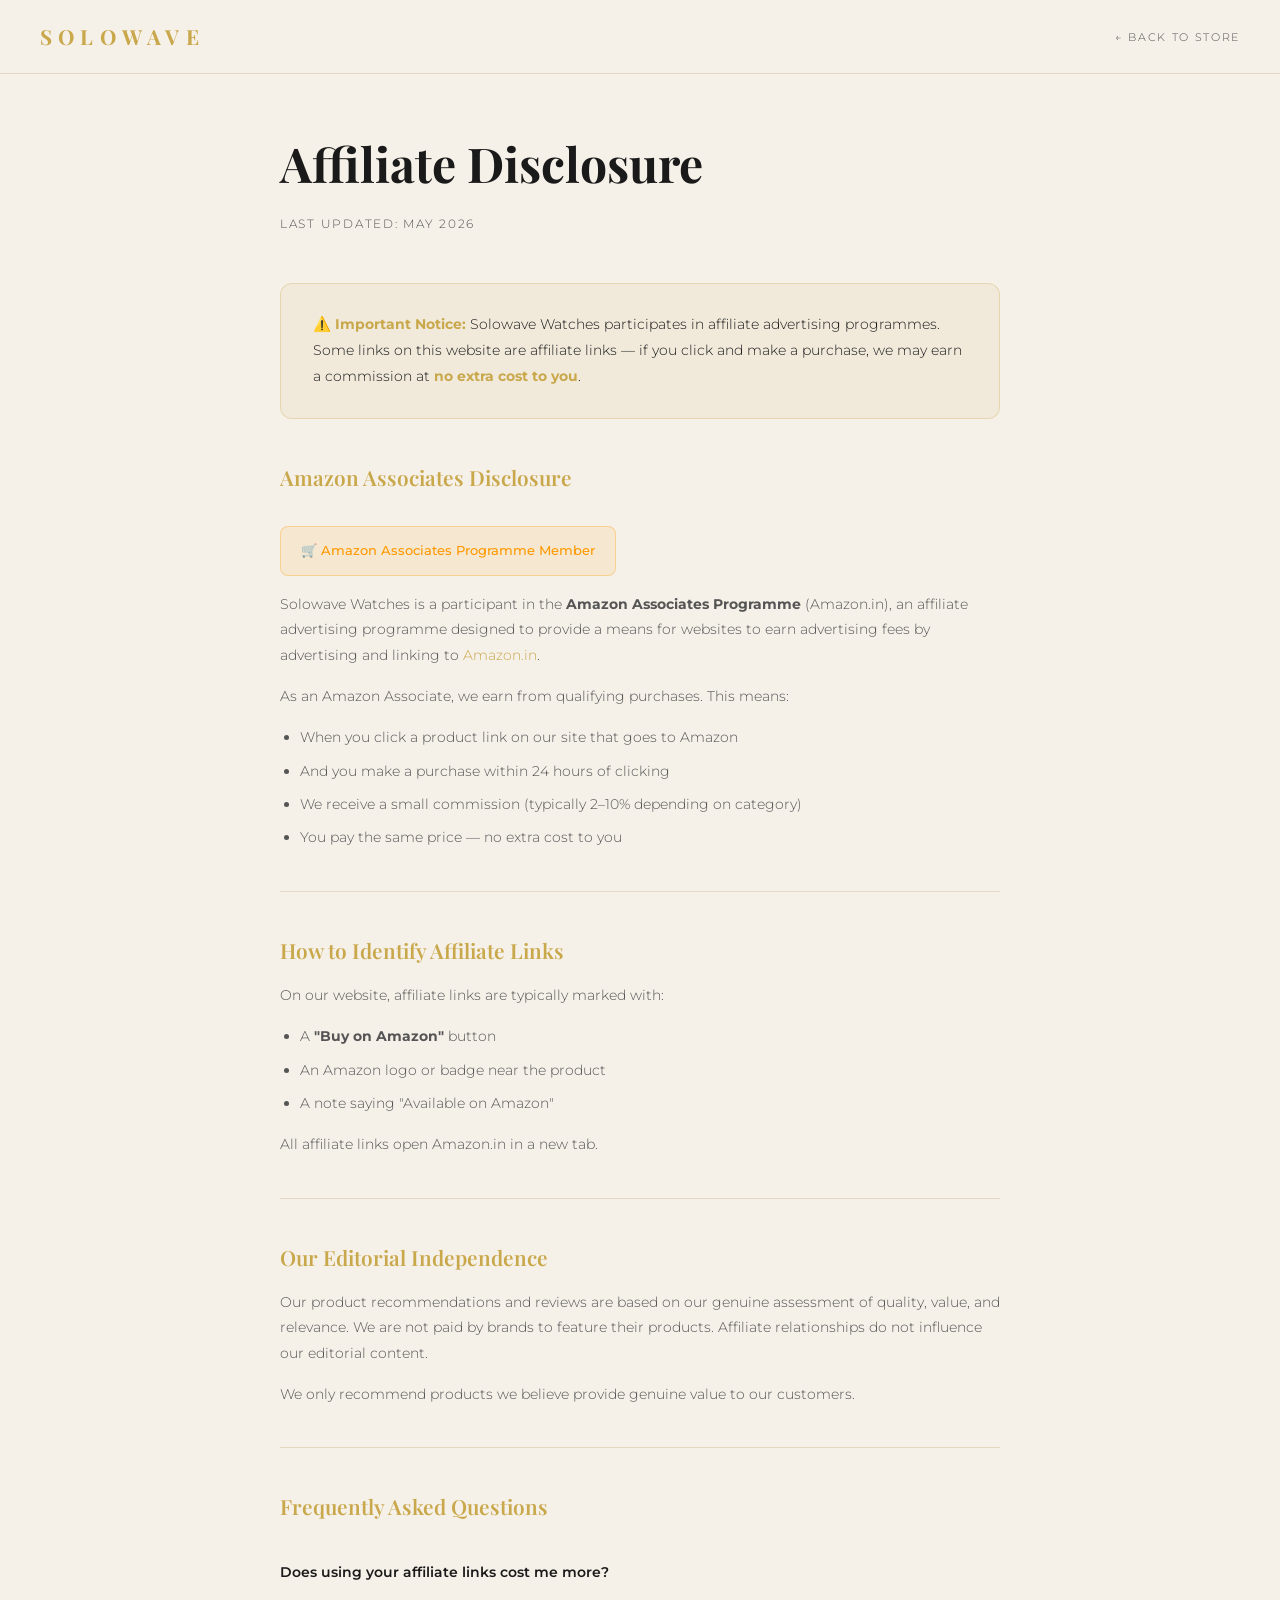
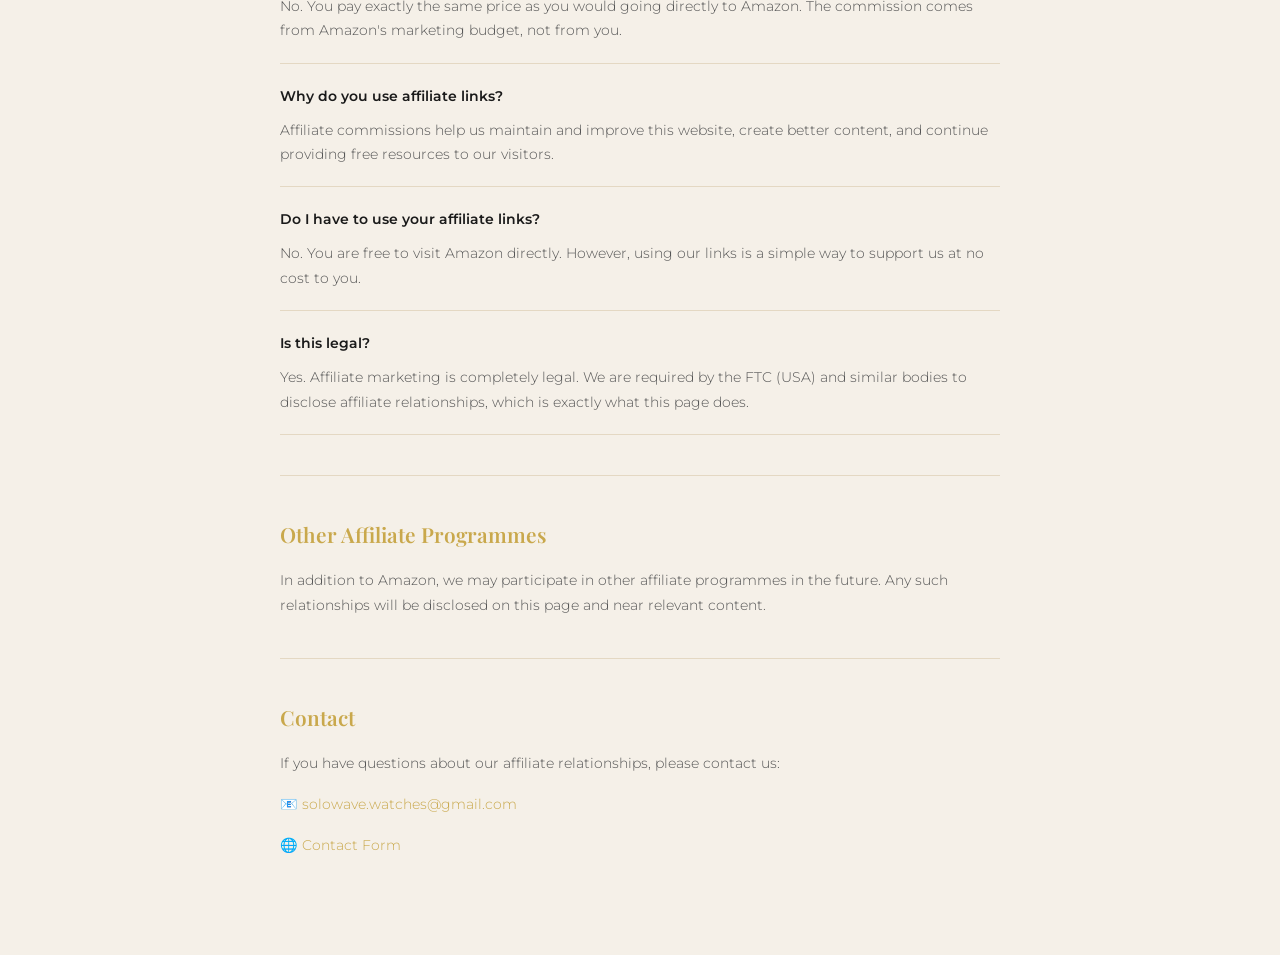
<file: affiliate-disclosure.html>
<!DOCTYPE html>
<html lang="en">
<head>
  <meta charset="UTF-8" />
  <meta name="viewport" content="width=device-width, initial-scale=1.0" />
  <title>Affiliate Disclosure — Solowave Watches</title>
  <link href="https://fonts.googleapis.com/css2?family=Playfair+Display:wght@400;600;700&family=Montserrat:wght@300;400;500;600&display=swap" rel="stylesheet" />
  <style>
    :root { --gold:#c9a84c; --black:#0a0a0a; --dark:#111; --dark-2:#1a1a1a; --text:#e8e8e8; --text-muted:#888; --glass-border:rgba(201,168,76,0.15); }
    body.day-mode { --black:#f5f0e8; --dark:#ede8de; --dark-2:#e0d9cc; --text:#1a1a1a; --text-muted:#555; --glass-border:rgba(160,120,48,0.2); }
    *,*::before,*::after{margin:0;padding:0;box-sizing:border-box;}
    body{background:var(--black);color:var(--text);font-family:'Montserrat',sans-serif;font-weight:300;line-height:1.8;}
    a{color:var(--gold);text-decoration:none;}
    a:hover{text-decoration:underline;}
    .navbar{position:fixed;top:0;left:0;right:0;z-index:100;padding:18px 40px;background:rgba(10,10,10,0.9);backdrop-filter:blur(20px);border-bottom:1px solid var(--glass-border);display:flex;align-items:center;justify-content:space-between;}
    body.day-mode .navbar{background:rgba(245,240,232,0.95);}
    .nav-logo{font-family:'Playfair Display',serif;font-size:1.3rem;font-weight:700;letter-spacing:0.3em;color:var(--gold);}
    .nav-back{font-size:0.7rem;letter-spacing:0.15em;text-transform:uppercase;color:var(--text-muted);transition:color 0.2s;}
    .nav-back:hover{color:var(--gold);text-decoration:none;}
    .container{max-width:800px;margin:0 auto;padding:120px 40px 80px;}
    .page-title{font-family:'Playfair Display',serif;font-size:clamp(2rem,4vw,3rem);font-weight:700;color:var(--text);margin-bottom:8px;}
    .page-date{font-size:0.72rem;letter-spacing:0.15em;color:var(--text-muted);margin-bottom:48px;text-transform:uppercase;}
    h2{font-family:'Playfair Display',serif;font-size:1.3rem;font-weight:600;color:var(--gold);margin:40px 0 14px;}
    p{font-size:0.88rem;color:var(--text-muted);margin-bottom:16px;}
    ul{padding-left:20px;margin-bottom:16px;}
    ul li{font-size:0.88rem;color:var(--text-muted);margin-bottom:8px;}
    .divider{height:1px;background:var(--glass-border);margin:40px 0;}
    /* Highlight box */
    .highlight-box{background:rgba(201,168,76,0.08);border:1px solid rgba(201,168,76,0.3);border-radius:12px;padding:28px 32px;margin:32px 0;}
    .highlight-box p{margin:0;font-size:0.9rem;color:var(--text);}
    .highlight-box strong{color:var(--gold);}
    /* Amazon badge */
    .amazon-badge{display:inline-flex;align-items:center;gap:10px;background:rgba(255,153,0,0.1);border:1px solid rgba(255,153,0,0.3);border-radius:8px;padding:12px 20px;margin:16px 0;}
    .amazon-badge span{font-size:0.82rem;color:#ff9900;font-weight:500;}
    /* FAQ */
    .faq-item{border-bottom:1px solid var(--glass-border);padding:20px 0;}
    .faq-q{font-size:0.9rem;font-weight:600;color:var(--text);margin-bottom:8px;}
    .faq-a{font-size:0.85rem;color:var(--text-muted);}
    @media(max-width:600px){.container{padding:100px 20px 60px;}.navbar{padding:16px 20px;}}
  </style>
</head>
<body>
  <nav class="navbar">
    <a href="index.html" class="nav-logo">SOLOWAVE</a>
    <a href="index.html" class="nav-back">← Back to Store</a>
  </nav>

  <div class="container">
    <h1 class="page-title">Affiliate Disclosure</h1>
    <p class="page-date">Last updated: May 2026</p>

    <div class="highlight-box">
      <p>⚠️ <strong>Important Notice:</strong> Solowave Watches participates in affiliate advertising programmes. Some links on this website are affiliate links — if you click and make a purchase, we may earn a commission at <strong>no extra cost to you</strong>.</p>
    </div>

    <h2>Amazon Associates Disclosure</h2>

    <div class="amazon-badge">
      <span>🛒 Amazon Associates Programme Member</span>
    </div>

    <p>Solowave Watches is a participant in the <strong>Amazon Associates Programme</strong> (Amazon.in), an affiliate advertising programme designed to provide a means for websites to earn advertising fees by advertising and linking to <a href="https://www.amazon.in" target="_blank">Amazon.in</a>.</p>

    <p>As an Amazon Associate, we earn from qualifying purchases. This means:</p>
    <ul>
      <li>When you click a product link on our site that goes to Amazon</li>
      <li>And you make a purchase within 24 hours of clicking</li>
      <li>We receive a small commission (typically 2–10% depending on category)</li>
      <li>You pay the same price — no extra cost to you</li>
    </ul>

    <div class="divider"></div>

    <h2>How to Identify Affiliate Links</h2>
    <p>On our website, affiliate links are typically marked with:</p>
    <ul>
      <li>A <strong>"Buy on Amazon"</strong> button</li>
      <li>An Amazon logo or badge near the product</li>
      <li>A note saying "Available on Amazon"</li>
    </ul>
    <p>All affiliate links open Amazon.in in a new tab.</p>

    <div class="divider"></div>

    <h2>Our Editorial Independence</h2>
    <p>Our product recommendations and reviews are based on our genuine assessment of quality, value, and relevance. We are not paid by brands to feature their products. Affiliate relationships do not influence our editorial content.</p>
    <p>We only recommend products we believe provide genuine value to our customers.</p>

    <div class="divider"></div>

    <h2>Frequently Asked Questions</h2>

    <div class="faq-item">
      <div class="faq-q">Does using your affiliate links cost me more?</div>
      <div class="faq-a">No. You pay exactly the same price as you would going directly to Amazon. The commission comes from Amazon's marketing budget, not from you.</div>
    </div>

    <div class="faq-item">
      <div class="faq-q">Why do you use affiliate links?</div>
      <div class="faq-a">Affiliate commissions help us maintain and improve this website, create better content, and continue providing free resources to our visitors.</div>
    </div>

    <div class="faq-item">
      <div class="faq-q">Do I have to use your affiliate links?</div>
      <div class="faq-a">No. You are free to visit Amazon directly. However, using our links is a simple way to support us at no cost to you.</div>
    </div>

    <div class="faq-item">
      <div class="faq-q">Is this legal?</div>
      <div class="faq-a">Yes. Affiliate marketing is completely legal. We are required by the FTC (USA) and similar bodies to disclose affiliate relationships, which is exactly what this page does.</div>
    </div>

    <div class="divider"></div>

    <h2>Other Affiliate Programmes</h2>
    <p>In addition to Amazon, we may participate in other affiliate programmes in the future. Any such relationships will be disclosed on this page and near relevant content.</p>

    <div class="divider"></div>

    <h2>Contact</h2>
    <p>If you have questions about our affiliate relationships, please contact us:</p>
    <p>📧 <a href="mailto:solowave.watches@gmail.com">solowave.watches@gmail.com</a></p>
    <p>🌐 <a href="contact.html">Contact Form</a></p>
  </div>

  <script>
    (function(){
      var t = localStorage.getItem('solowaveTheme');
      if(!t) t = (window.matchMedia && window.matchMedia('(prefers-color-scheme: dark)').matches) ? 'night' : 'day';
      if(t === 'day') document.body.classList.add('day-mode');
    })();
  </script>
</body>
</html>
</file>
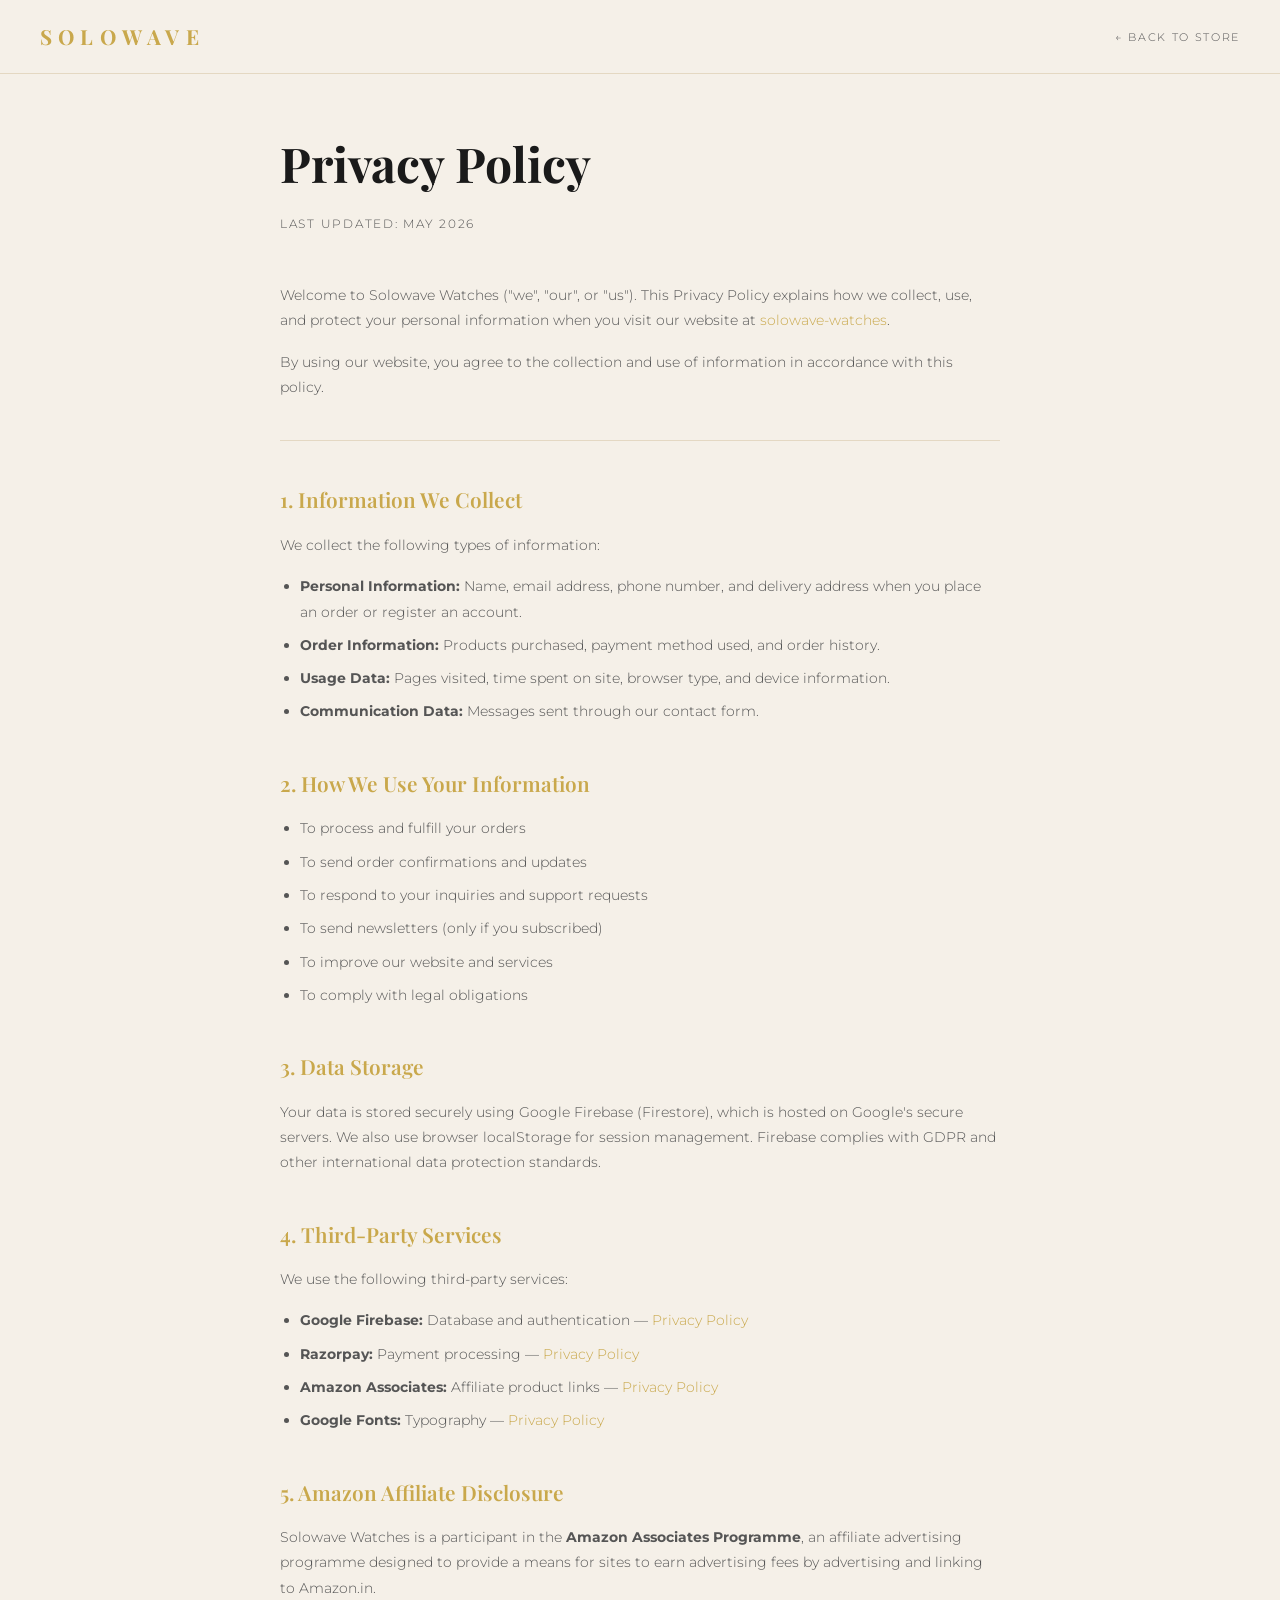
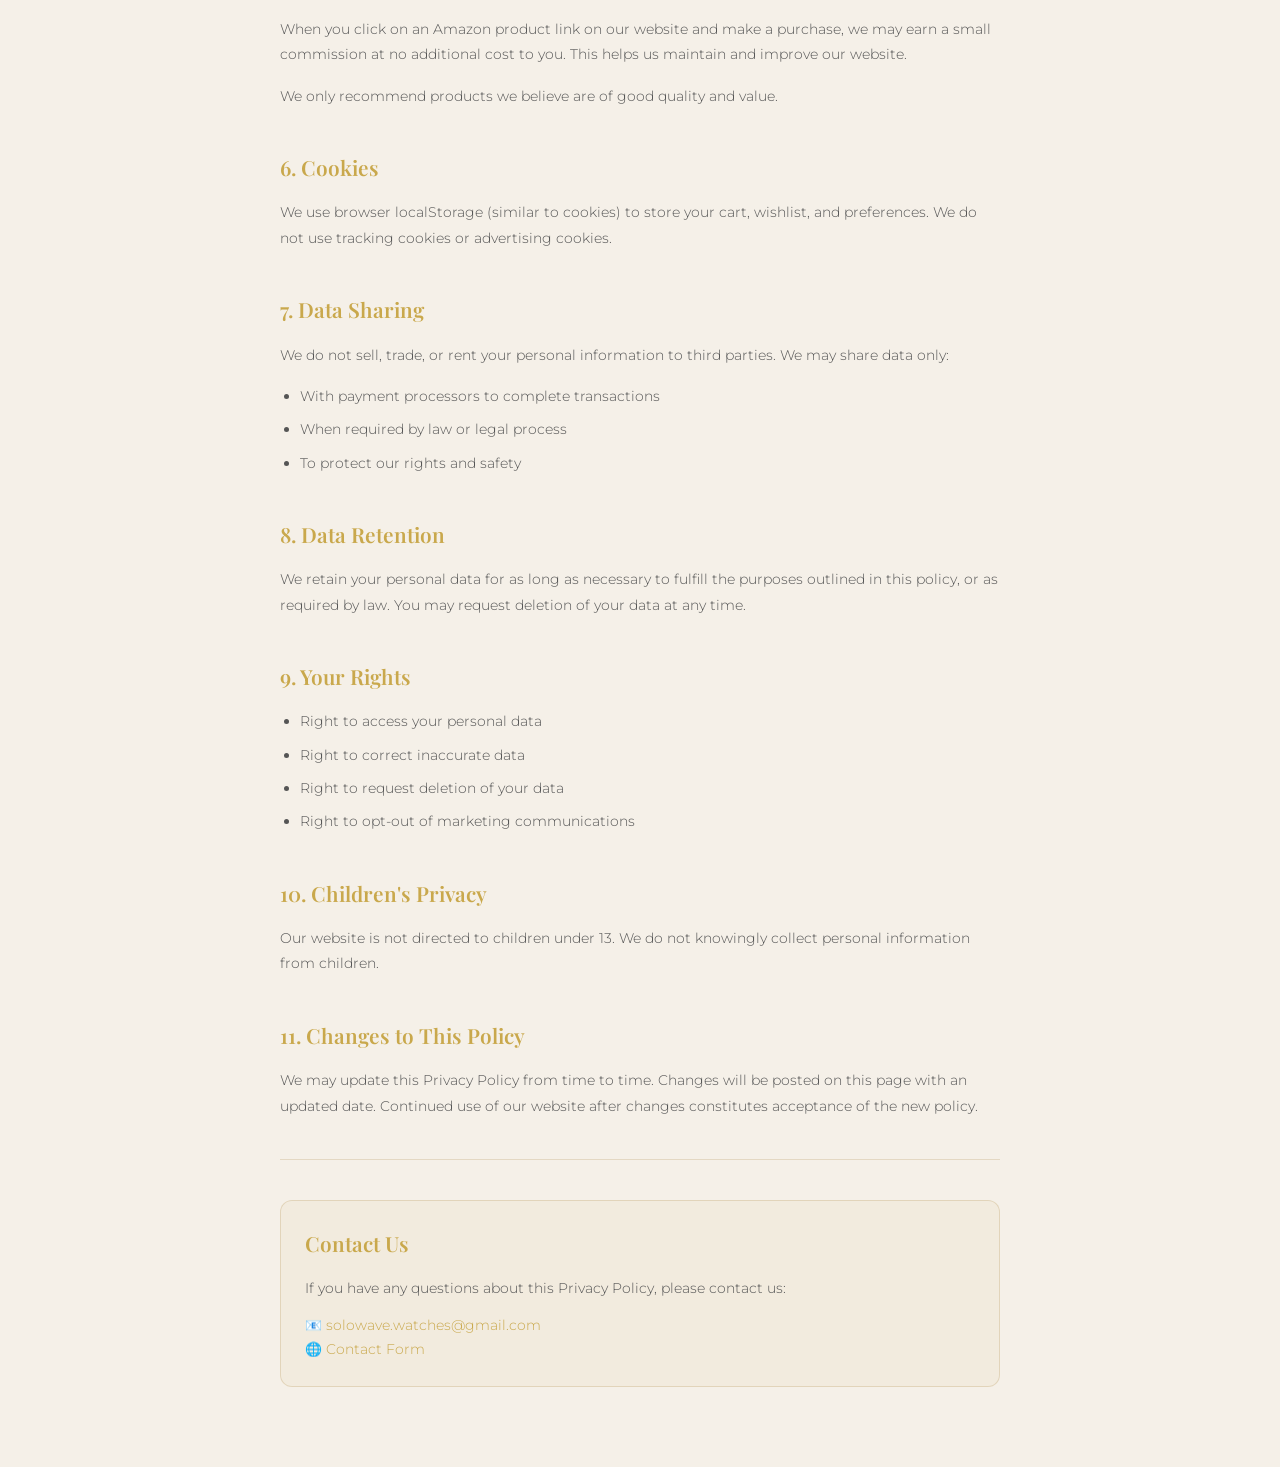
<file: privacy-policy.html>
<!DOCTYPE html>
<html lang="en">
<head>
  <meta charset="UTF-8" />
  <meta name="viewport" content="width=device-width, initial-scale=1.0" />
  <title>Privacy Policy — Solowave Watches</title>
  <link href="https://fonts.googleapis.com/css2?family=Playfair+Display:wght@400;600;700&family=Montserrat:wght@300;400;500;600&display=swap" rel="stylesheet" />
  <style>
    :root { --gold:#c9a84c; --black:#0a0a0a; --dark:#111; --dark-2:#1a1a1a; --text:#e8e8e8; --text-muted:#888; --glass-border:rgba(201,168,76,0.15); }
    body.day-mode { --black:#f5f0e8; --dark:#ede8de; --dark-2:#e0d9cc; --text:#1a1a1a; --text-muted:#555; --glass-border:rgba(160,120,48,0.2); }
    *,*::before,*::after{margin:0;padding:0;box-sizing:border-box;}
    body{background:var(--black);color:var(--text);font-family:'Montserrat',sans-serif;font-weight:300;line-height:1.8;}
    a{color:var(--gold);text-decoration:none;}
    a:hover{text-decoration:underline;}
    .navbar{position:fixed;top:0;left:0;right:0;z-index:100;padding:18px 40px;background:rgba(10,10,10,0.9);backdrop-filter:blur(20px);border-bottom:1px solid var(--glass-border);display:flex;align-items:center;justify-content:space-between;}
    body.day-mode .navbar{background:rgba(245,240,232,0.95);}
    .nav-logo{font-family:'Playfair Display',serif;font-size:1.3rem;font-weight:700;letter-spacing:0.3em;color:var(--gold);}
    .nav-back{font-size:0.7rem;letter-spacing:0.15em;text-transform:uppercase;color:var(--text-muted);transition:color 0.2s;}
    .nav-back:hover{color:var(--gold);text-decoration:none;}
    .container{max-width:800px;margin:0 auto;padding:120px 40px 80px;}
    .page-title{font-family:'Playfair Display',serif;font-size:clamp(2rem,4vw,3rem);font-weight:700;color:var(--text);margin-bottom:8px;}
    .page-date{font-size:0.72rem;letter-spacing:0.15em;color:var(--text-muted);margin-bottom:48px;text-transform:uppercase;}
    h2{font-family:'Playfair Display',serif;font-size:1.3rem;font-weight:600;color:var(--gold);margin:40px 0 14px;}
    p{font-size:0.88rem;color:var(--text-muted);margin-bottom:16px;}
    ul{padding-left:20px;margin-bottom:16px;}
    ul li{font-size:0.88rem;color:var(--text-muted);margin-bottom:8px;}
    .divider{height:1px;background:var(--glass-border);margin:40px 0;}
    .contact-box{background:rgba(201,168,76,0.06);border:1px solid var(--glass-border);border-radius:12px;padding:24px;margin-top:40px;}
    .contact-box p{margin:0;font-size:0.85rem;}
    @media(max-width:600px){.container{padding:100px 20px 60px;}.navbar{padding:16px 20px;}}
  </style>
</head>
<body>
  <nav class="navbar">
    <a href="index.html" class="nav-logo">SOLOWAVE</a>
    <a href="index.html" class="nav-back">← Back to Store</a>
  </nav>

  <div class="container">
    <h1 class="page-title">Privacy Policy</h1>
    <p class="page-date">Last updated: May 2026</p>

    <p>Welcome to Solowave Watches ("we", "our", or "us"). This Privacy Policy explains how we collect, use, and protect your personal information when you visit our website at <a href="https://ayushbanerjee4589.github.io/solowave-watches/">solowave-watches</a>.</p>

    <p>By using our website, you agree to the collection and use of information in accordance with this policy.</p>

    <div class="divider"></div>

    <h2>1. Information We Collect</h2>
    <p>We collect the following types of information:</p>
    <ul>
      <li><strong>Personal Information:</strong> Name, email address, phone number, and delivery address when you place an order or register an account.</li>
      <li><strong>Order Information:</strong> Products purchased, payment method used, and order history.</li>
      <li><strong>Usage Data:</strong> Pages visited, time spent on site, browser type, and device information.</li>
      <li><strong>Communication Data:</strong> Messages sent through our contact form.</li>
    </ul>

    <h2>2. How We Use Your Information</h2>
    <ul>
      <li>To process and fulfill your orders</li>
      <li>To send order confirmations and updates</li>
      <li>To respond to your inquiries and support requests</li>
      <li>To send newsletters (only if you subscribed)</li>
      <li>To improve our website and services</li>
      <li>To comply with legal obligations</li>
    </ul>

    <h2>3. Data Storage</h2>
    <p>Your data is stored securely using Google Firebase (Firestore), which is hosted on Google's secure servers. We also use browser localStorage for session management. Firebase complies with GDPR and other international data protection standards.</p>

    <h2>4. Third-Party Services</h2>
    <p>We use the following third-party services:</p>
    <ul>
      <li><strong>Google Firebase:</strong> Database and authentication — <a href="https://firebase.google.com/support/privacy" target="_blank">Privacy Policy</a></li>
      <li><strong>Razorpay:</strong> Payment processing — <a href="https://razorpay.com/privacy/" target="_blank">Privacy Policy</a></li>
      <li><strong>Amazon Associates:</strong> Affiliate product links — <a href="https://www.amazon.in/gp/help/customer/display.html?nodeId=468496" target="_blank">Privacy Policy</a></li>
      <li><strong>Google Fonts:</strong> Typography — <a href="https://policies.google.com/privacy" target="_blank">Privacy Policy</a></li>
    </ul>

    <h2>5. Amazon Affiliate Disclosure</h2>
    <p>Solowave Watches is a participant in the <strong>Amazon Associates Programme</strong>, an affiliate advertising programme designed to provide a means for sites to earn advertising fees by advertising and linking to Amazon.in.</p>
    <p>When you click on an Amazon product link on our website and make a purchase, we may earn a small commission at no additional cost to you. This helps us maintain and improve our website.</p>
    <p>We only recommend products we believe are of good quality and value.</p>

    <h2>6. Cookies</h2>
    <p>We use browser localStorage (similar to cookies) to store your cart, wishlist, and preferences. We do not use tracking cookies or advertising cookies.</p>

    <h2>7. Data Sharing</h2>
    <p>We do not sell, trade, or rent your personal information to third parties. We may share data only:</p>
    <ul>
      <li>With payment processors to complete transactions</li>
      <li>When required by law or legal process</li>
      <li>To protect our rights and safety</li>
    </ul>

    <h2>8. Data Retention</h2>
    <p>We retain your personal data for as long as necessary to fulfill the purposes outlined in this policy, or as required by law. You may request deletion of your data at any time.</p>

    <h2>9. Your Rights</h2>
    <ul>
      <li>Right to access your personal data</li>
      <li>Right to correct inaccurate data</li>
      <li>Right to request deletion of your data</li>
      <li>Right to opt-out of marketing communications</li>
    </ul>

    <h2>10. Children's Privacy</h2>
    <p>Our website is not directed to children under 13. We do not knowingly collect personal information from children.</p>

    <h2>11. Changes to This Policy</h2>
    <p>We may update this Privacy Policy from time to time. Changes will be posted on this page with an updated date. Continued use of our website after changes constitutes acceptance of the new policy.</p>

    <div class="divider"></div>

    <div class="contact-box">
      <h2 style="margin-top:0;">Contact Us</h2>
      <p>If you have any questions about this Privacy Policy, please contact us:</p>
      <p style="margin-top:12px;">
        📧 <a href="mailto:solowave.watches@gmail.com">solowave.watches@gmail.com</a><br>
        🌐 <a href="contact.html">Contact Form</a>
      </p>
    </div>
  </div>

  <script>
    (function(){
      var t = localStorage.getItem('solowaveTheme');
      if(!t) t = (window.matchMedia && window.matchMedia('(prefers-color-scheme: dark)').matches) ? 'night' : 'day';
      if(t === 'day') document.body.classList.add('day-mode');
    })();
  </script>
</body>
</html>
</file>
